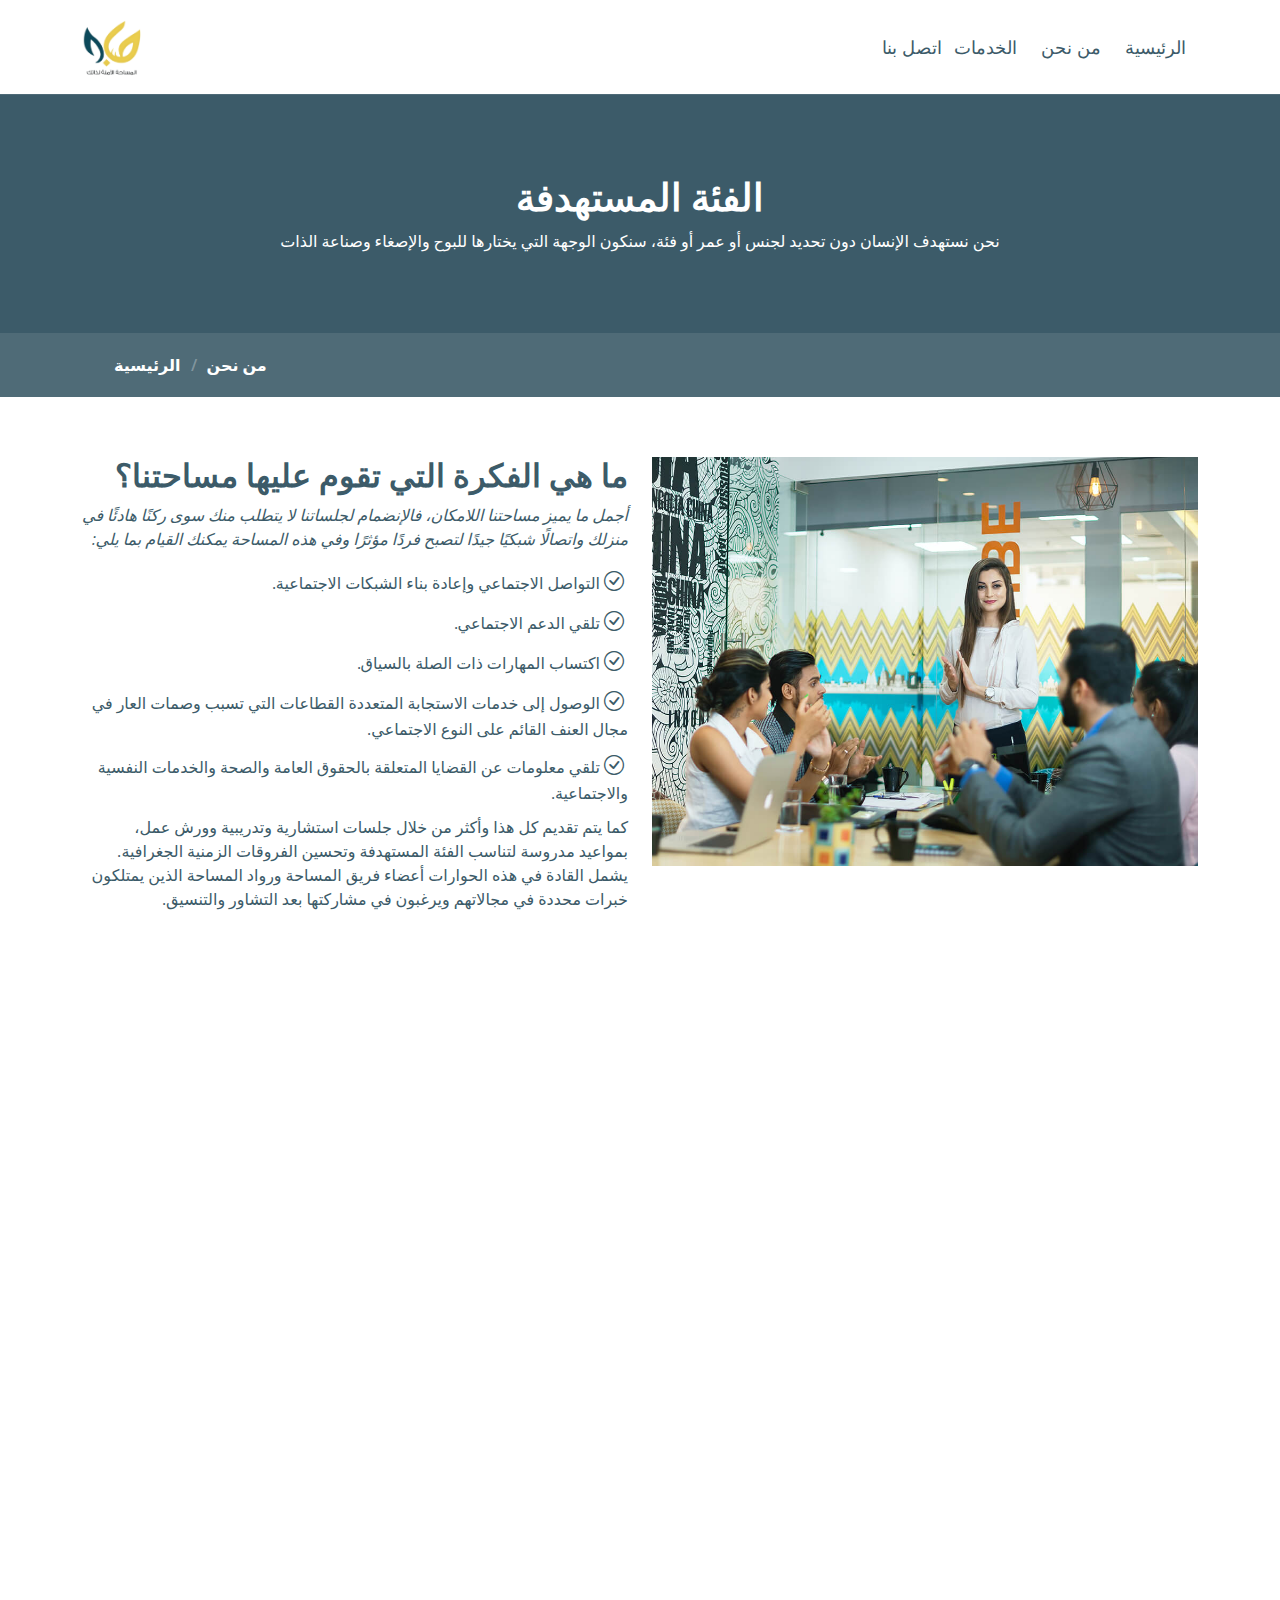
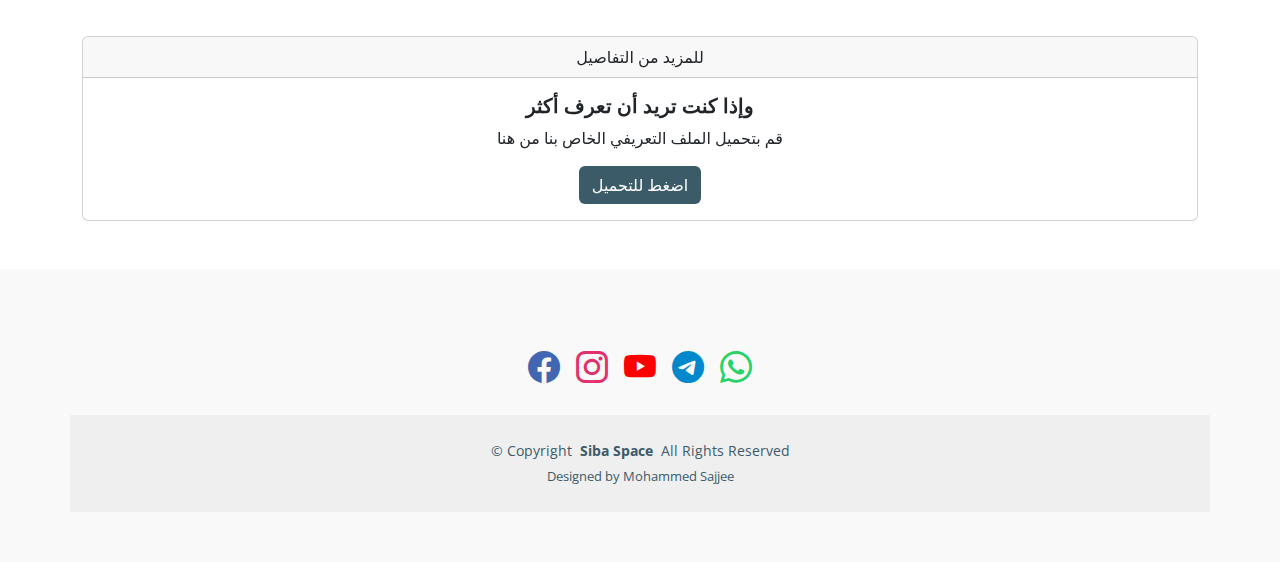
<file: about.html>
<!DOCTYPE html>
<html lang="en">

<head>
  <meta charset="utf-8">
  <meta content="width=device-width, initial-scale=1.0" name="viewport">
  <title>about</title>
  <meta content="" name="description">
  <meta content="" name="keywords">

  <!-- Favicons -->
  <link href="assets/img/favicon.png" rel="icon">
  <link href="assets/img/apple-touch-icon.png" rel="apple-touch-icon">

  <!-- Fonts -->
  <link href="https://fonts.googleapis.com" rel="preconnect">
  <link href="https://fonts.gstatic.com" rel="preconnect" crossorigin>
  <link href="https://fonts.googleapis.com/css2?family=Open+Sans:ital,wght@0,300;0,400;0,500;0,600;0,700;0,800;1,300;1,400;1,500;1,600;1,700;1,800&family=Poppins:ital,wght@0,100;0,200;0,300;0,400;0,500;0,600;0,700;0,800;0,900;1,100;1,200;1,300;1,400;1,500;1,600;1,700;1,800;1,900&family=Raleway:ital,wght@0,100;0,200;0,300;0,400;0,500;0,600;0,700;0,800;0,900;1,100;1,200;1,300;1,400;1,500;1,600;1,700;1,800;1,900&display=swap" rel="stylesheet">

  <!-- Vendor CSS Files -->
  <link href="assets/vendor/bootstrap/css/bootstrap.min.css" rel="stylesheet">
  <link href="assets/vendor/bootstrap-icons/bootstrap-icons.css" rel="stylesheet">
  <link href="assets/vendor/aos/aos.css" rel="stylesheet">
  <link href="assets/vendor/glightbox/css/glightbox.min.css" rel="stylesheet">
  <link href="assets/vendor/swiper/swiper-bundle.min.css" rel="stylesheet">

  <!-- Main CSS File -->
  <link href="assets/css/main.css" rel="stylesheet">

</head>

<body>

  <header id="header" class="header d-flex align-items-center sticky-top">
    <div class="container-fluid container-xl position-relative d-flex align-items-center">

      <a href="index.html" class="logo d-flex align-items-center me-auto">
        <img src="assets/imges/logo1 (1) (1) (1).png" alt="" class="img-fluid " style="width: 4rem;max-height: fit-content;">
      </a>

      <nav id="navmenu" class="navmenu" style="direction:rtl ;">
        <ul>
          <li><a href="index.html" class="active">الرئيسية</a></li>
          <li><a href="about.html">من نحن</a></li>
          <li><a href="services.html">الخدمات</a></li>
          <li><a href="contact.html">اتصل بنا</a></li>
        </ul>
        <i class="mobile-nav-toggle d-xl-none bi bi-list"></i>
      </nav>
    </div>
  </header>

  <main class="main">

    <!-- Page Title -->
    <div class="page-title" data-aos="fade">
      <div class="heading">
        <div class="container">
          <div class="row d-flex justify-content-center text-center">
            <div class="col-lg-8">
              <h1 class="">الفئة المستهدفة</h1>
              <p class="mb-0">نحن نستهدف الإنسان دون تحديد لجنس أو عمر أو فئة، سنكون الوجهة التي يختارها للبوح والإصغاء وصناعة الذات</p>
            </div>
          </div>
        </div>
      </div>
      <nav class="breadcrumbs">
        <div class="container">
          <ol>
            <li><a href="index.html">الرئيسية</a></li>
            <li class="current">من نحن</li>
          </ol>
        </div>
      </nav>
    </div><!-- End Page Title -->

    <!-- About Us Section -->
    <section id="about-us" class="section about-us">

      <div class="container">

        <div class="row gy-4">

          <div class="col-lg-6 order-1 order-lg-2" data-aos="fade-up" data-aos-delay="100">
            <img src="assets/imges/about.jpg" class="img-fluid" alt="">
          </div>

          <div class="col-lg-6 order-2 order-lg-1 content" data-aos="fade-up" data-aos-delay="200">
            <h3 style="direction: rtl;">ما هي الفكرة التي تقوم عليها مساحتنا؟</h3>
            <p class="fst-italic" style="direction: rtl;">
              أجمل ما يميز مساحتنا اللامكان، فالإنضمام لجلساتنا لا يتطلب منك سوى ركنًا هادئًا في منزلك واتصالًا شبكيًا جيدًا لتصبح فردًا مؤثرًا وفي هذه المساحة يمكنك القيام بما يلي:
            </p>
            <ul style="direction: rtl;">
              <li><i class="bi bi-check-circle"></i> <span>التواصل الاجتماعي وإعادة بناء الشبكات الاجتماعية.</span></li>
              <li><i class="bi bi-check-circle"></i> <span>تلقي الدعم الاجتماعي.</span></li>
              <li><i class="bi bi-check-circle"></i> <span>اكتساب المهارات ذات الصلة بالسياق.</span></li>
              <li><i class="bi bi-check-circle"></i> <span>الوصول إلى خدمات الاستجابة المتعددة القطاعات التي تسبب وصمات العار في مجال العنف القائم على النوع الاجتماعي.</span></li>
              <li><i class="bi bi-check-circle"></i> <span>تلقي معلومات عن القضايا المتعلقة بالحقوق العامة والصحة والخدمات النفسية والاجتماعية.</span></li>
              <li><span>كما يتم تقديم كل هذا وأكثر من خلال جلسات استشارية وتدريبية وورش عمل، بمواعيد مدروسة لتناسب الفئة المستهدفة وتحسين الفروقات الزمنية الجغرافية. يشمل القادة في هذه الحوارات أعضاء فريق المساحة ورواد المساحة الذين يمتلكون خبرات محددة في مجالاتهم ويرغبون في مشاركتها بعد التشاور والتنسيق.</span></li>
            </ul>
          </div>

        </div>

      </div>

    </section><!-- /About Us Section -->

    <!-- Testimonials Section -->
    <section id="testimonials" class="testimonials section">
      <!-- Section Title -->
      <div class="container section-title" data-aos="fade-up">
        <p class="text-center">أهم المعلومات التي يجب أن تعرفها عن المساحة؟</p>
      </div><!-- End Section Title -->

      <div class="container" data-aos="fade-up" data-aos-delay="100">
        <div class="swiper">
          <script type="application/json" class="swiper-config">
            {
              "loop": true,
              "speed": 600,
              "autoplay": {
                "delay": 5000
              },
              "slidesPerView": "auto",
              "pagination": {
                "el": ".swiper-pagination",
                "type": "bullets",
                "clickable": true
              },
              "breakpoints": {
                "320": {
                  "slidesPerView": 1,
                  "spaceBetween": 40
                },
                "1200": {
                  "slidesPerView": 2,
                  "spaceBetween": 20
                }
              }
            }
          </script>
          <div class="swiper-wrapper">
            <div class="swiper-slide">
              <div class="testimonial-wrap">
                <div class="testimonial-item">
                  <h3 style="direction: rtl;">هل الخدمات المقدمة مجانية؟ </h3>
                  <p style="direction: rtl;">
                    <i class="bi bi-quote quote-icon-left"></i>
                    <span>يقدم كل قسم جزءًا من خدماته مجانًا بما يضمن الترويج للخدمات المأجورة وقد تكون الخدمات المجانية مقتصرة على الورشات التدريبية قصيرة الأمد أو الجلسات الحوارية، وكما يمتلك مشرف القسم المرونة في تحديد ماهية الورشات والجلسات الاستشارية المجانية التي يرغب بها.</span>
                    <i class="bi bi-quote quote-icon-right"></i>
                  </p>
                </div>
              </div>
            </div><!-- End testimonial item -->
            <div class="swiper-slide">
              <div class="testimonial-wrap">
                <div class="testimonial-item">
                  <h3 style="direction: rtl;">ما هو تاريخ إطلاق المساحة ومتى بدأت أولى خدماتها؟    </h3>
                  <p style="direction: rtl;">
                    <i class="bi bi-quote quote-icon-left"></i>
                    <span>تم إطلاق المساحة في 22/12/2022 وذلك ضمن فريق من المتطوعين العاملين فيها لإدارة الجلسات الشبكية  وجمع البيانات والوصول للمستفيدين.</span>
                    <i class="bi bi-quote quote-icon-right"></i>
                  </p>
                </div>
              </div>
            </div><!-- End testimonial item -->
            <div class="swiper-slide">
              <div class="testimonial-wrap">
                <div class="testimonial-item">
                  <h3 style="direction: rtl;">ما هي الوسيلة الأساسية للتواصل بين أعضاء الفريق والمستفيدين؟ </h3>
                  <p style="direction: rtl;">
                    <i class="bi bi-quote quote-icon-left"></i>
                    <span>حيث الوسيلة الأساسية للتواصل تكون من خلال تطبيق Whatsapp أو تطبيق Zoom كما أنه يوجد لدينا حسابات على المنصات التواصل الاجتماعي الأخرى.</span>
                    <i class="bi bi-quote quote-icon-right"></i>
                  </p>
                </div>
              </div>
            </div><!-- End testimonial item -->
            <div class="swiper-slide">
              <div class="testimonial-wrap">
                <div class="testimonial-item">
                  <h3 style="direction: rtl;">   كيف يمكن للفئة المستهدفة الاستجابة من المساحة؟ </h3>
                  <p style="direction: rtl;">
                    <i class="bi bi-quote quote-icon-left"></i>
                    <span>يتم التسجيل في استمارة إلكترونية لاختيار القسم المفضل لتلقي إشعارات حول خدماته عبر تطبيق واتساب. يتلقى المستخدم إشعارات حول ورشات العمل والجلسات الحوارية للقسم المختار ويمكنه الحضور عبر Zoom أو Google Meet. المشرف لديه مرونة في تحديد مواعيد الجلسات بما يتناسب مع وقته ووقت أعضاء المجموعة.</span>
                    <i class="bi bi-quote quote-icon-right"></i>
                  </p>
                </div>
              </div>
            </div><!-- End testimonial item -->
          </div>
          <div class="swiper-pagination"></div>
        </div>
      </div>
    </section><!-- /Testimonials Section -->
  </main>

  <div class="container text-center mb-5">
    <div class="card">
      <div class="card-header">
        للمزيد من التفاصيل
      </div>
      <div class="card-body">
        <h5 class="card-title" style="font-weight: 600;">وإذا كنت تريد أن تعرف أكثر</h5>
        <p class="card-text">قم بتحميل الملف التعريفي الخاص بنا من هنا</p>
        <a href="assets/Siba Space Concept.pdf" download="Siba Space Concept.pdf">
          <button type="button" class="btn text-white" style="background-color: #3c5b69;">اضغط للتحميل</button>
        </a>
      </div>
    </div>
  </div>

  <footer id="footer" class="footer position-relative">
    <div class="container footer-top">
      <div class="row gy-4">
        <div class="col-lg-12 footer-about">
          <div class="row">
            <div class="col-12 d-flex justify-content-center mt-4 gap-3">
              <a href="https://www.facebook.com/Siba.Najjar.space?mibextid=ZbWKwL" target="_blank"><i class="bi bi-facebook" style="font-size: 2rem; color: #4267B2;"></i></a>
              <a href="https://www.instagram.com/siba.najjar.space?igsh=MXN1bXRrZnJjMm9sdg==" target="_blank"><i class="bi bi-instagram" style="font-size: 2rem; color: #E1306C;"></i></a>
              <a href="https://www.youtube.com/@Siba.najjar.spacee?si=cpX_S-gNpi-yfyCp" target="_blank"><i class="bi bi-youtube" style="font-size: 2rem; color: #FF0000;"></i></a>
              <a href="https://t.me/sibanajjarspacee" target="_blank"><i class="bi bi-telegram" style="font-size: 2rem; color: #0088CC;"></i></a>
              <a href="https://whatsapp.com/channel/0029VaPeD7XEwEjromtUdd2d" target="_blank"><i class="bi bi-whatsapp" style="font-size: 2rem; color: #25D366;"></i></a>
            </div>
          </div>
        </div>
      </div>
    </div>

    <div class="container copyright text-center mt-4">
      <p>© <span>Copyright</span> <strong class="px-1">Siba Space</strong> <span>All Rights Reserved</span></p>
      <div class="credits">
        <!-- All the links in the footer should remain intact. -->
        <!-- You can delete the links only if you've purchased the pro version. -->
        <!-- Licensing information: https://bootstrapmade.com/license/ -->
        <!-- Purchase the pro version with working PHP/AJAX contact form: [buy-url] -->
        Designed by <a href="https://sajeenoor.github.io/NOORSAJJEE/" target="_blank">Mohammed Sajjee</a>
      </div>
    </div>
  </footer>

  <!-- Scroll Top -->
  <a href="#" id="scroll-top" class="scroll-top d-flex align-items-center justify-content-center"><i class="bi bi-arrow-up-short"></i></a>

  <!-- Preloader -->
  <div id="preloader"></div>

  <!-- Vendor JS Files -->
  <script src="assets/vendor/bootstrap/js/bootstrap.bundle.min.js"></script>
  <script src="assets/vendor/php-email-form/validate.js"></script>
  <script src="assets/vendor/aos/aos.js"></script>
  <script src="assets/vendor/glightbox/js/glightbox.min.js"></script>
  <script src="assets/vendor/purecounter/purecounter_vanilla.js"></script>
  <script src="assets/vendor/swiper/swiper-bundle.min.js"></script>

  <!-- Main JS File -->
  <script src="assets/js/main.js"></script>

</body>

</html>
</file>
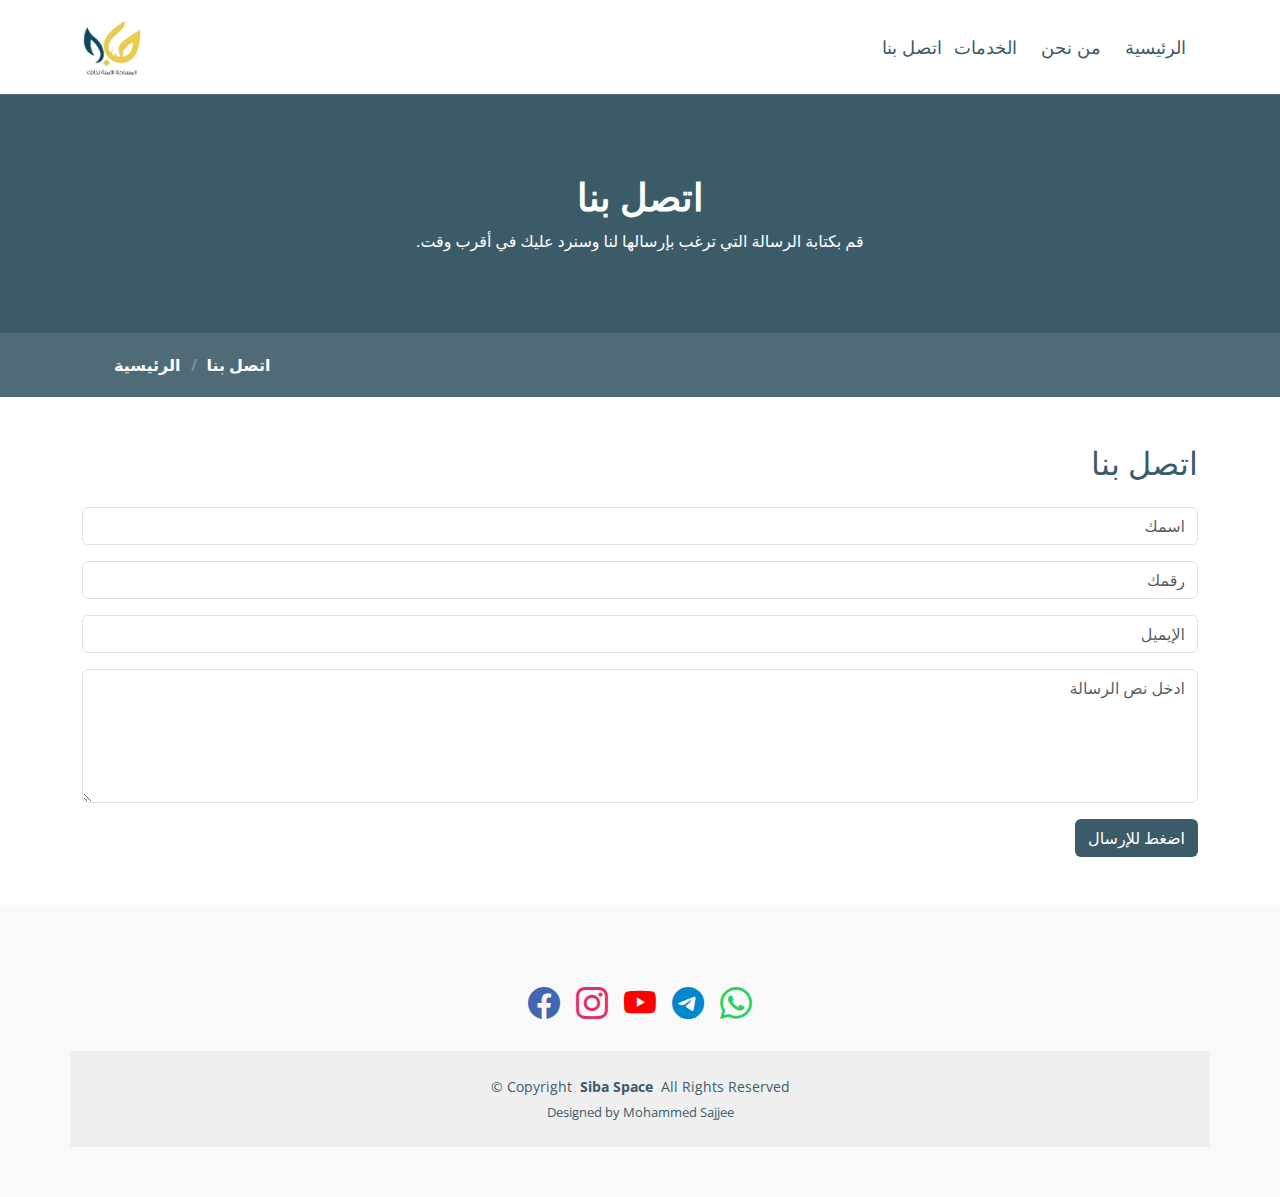
<file: contact.html>
<!DOCTYPE html>
<html lang="en">
<head>
  <meta charset="utf-8">
  <meta content="width=device-width, initial-scale=1.0" name="viewport">
  <title>اتصل بنا</title>
  <meta content="" name="description">
  <meta content="" name="keywords">

  <!-- Favicons -->
  <link href="assets/img/favicon.png" rel="icon">
  <link href="assets/img/apple-touch-icon.png" rel="apple-touch-icon">

  <!-- Fonts -->
  <link href="https://fonts.googleapis.com" rel="preconnect">
  <link href="https://fonts.gstatic.com" rel="preconnect" crossorigin>
  <link href="https://fonts.googleapis.com/css2?family=Open+Sans:ital,wght@0,300;0,400;0,500;0,600;0,700;0,800;1,300;1,400;1,500;1,600;1,700;1,800&family=Poppins:ital,wght@0,100;0,200;0,300;0,400;0,500;0,600;0,700;0,800;0,900;1,100;1,200;1,300;1,400;1,500;1,600;1,700;1,800;1,900&family=Raleway:ital,wght@0,100;0,200;0,300;0,400;0,500;0,600;0,700;0,800;0,900;1,100;1,200;1,300;1,400;1,500;1,600;1,700;1,800;1,900&display=swap" rel="stylesheet">

  <!-- Vendor CSS Files -->
  <link href="assets/vendor/bootstrap/css/bootstrap.min.css" rel="stylesheet">
  <link href="assets/vendor/bootstrap-icons/bootstrap-icons.css" rel="stylesheet">
  <link href="assets/vendor/aos/aos.css" rel="stylesheet">
  <link href="assets/vendor/glightbox/css/glightbox.min.css" rel="stylesheet">
  <link href="assets/vendor/swiper/swiper-bundle.min.css" rel="stylesheet">

  <!-- Main CSS File -->
  <link href="assets/css/main.css" rel="stylesheet">
</head>

<body>

<!-- Header -->
<header id="header" class="header d-flex align-items-center sticky-top">
  <div class="container-fluid container-xl position-relative d-flex align-items-center">
    <a href="index.html" class="logo d-flex align-items-center me-auto">
      <img src="assets/imges/logo1 (1) (1) (1).png" alt="" class="img-fluid " style="width: 4rem;max-height: fit-content;">
    </a>
    <nav id="navmenu" class="navmenu" style="direction:rtl ;">
      <ul>
        <li><a href="index.html" class="active">الرئيسية</a></li>
        <li><a href="about.html">من نحن</a></li>
        <li><a href="services.html">الخدمات</a></li>
        <li><a href="contact.html">اتصل بنا</a></li>
      </ul>
      <i class="mobile-nav-toggle d-xl-none bi bi-list"></i>
    </nav>
  </div>
</header>

<!-- Page Title -->
<div class="page-title" data-aos="fade">
  <div class="heading">
    <div class="container">
      <div class="row d-flex justify-content-center text-center">
        <div class="col-lg-8">
          <h1>اتصل بنا</h1>
          <p class="mb-0" style="direction: rtl;">
            قم بكتابة الرسالة التي ترغب بإرسالها لنا وسنرد عليك في أقرب وقت.
          </p>
        </div>
      </div>
    </div>
  </div>
  <nav class="breadcrumbs">
    <div class="container">
      <ol>
        <li><a href="index.html">الرئيسية</a></li>
        <li class="current">اتصل بنا</li>
      </ol>
    </div>
  </nav>
</div><!-- End Page Title -->

<!-- Contact Form -->
<div class="form-wrapper my-5" style="direction: rtl;">
  <div class="container" data-aos="fade-up" data-aos-delay="100">
    <h2 class="mb-4">اتصل بنا</h2>
    <form id="contactForm" onsubmit="return sender()">
      <div class="mb-3">
        <input type="text" class="form-control" name="name" id="name" placeholder="اسمك" required>
      </div>
      <div class="mb-3">
        <input type="tel" class="form-control" name="phone" id="phone" placeholder="رقمك" required style="text-align: right;">
      </div>
      <div class="mb-3">
        <input type="email" class="form-control" name="email" id="email" placeholder="الإيميل" required>
      </div>
      <div class="mb-3">
        <textarea class="form-control" name="message" id="message" rows="5" placeholder="ادخل نص الرسالة" required></textarea>
      </div>
      <button type="submit" class="btn text-white" style="background-color: #3c5b69;">اضغط للإرسال</button>
    </form>
  </div>
</div><!-- End Contact Form -->

<!-- Footer -->
<footer id="footer" class="footer position-relative">
  <div class="container footer-top">
    <div class="row gy-4">
      <div class="col-lg-12 footer-about">
        <div class="row">
          <div class="col-12 d-flex justify-content-center mt-4 gap-3">
            <a href="https://www.facebook.com/Siba.Najjar.space?mibextid=ZbWKwL" target="_blank"><i class="bi bi-facebook" style="font-size: 2rem; color: #4267B2;"></i></a>
            <a href="https://www.instagram.com/siba.najjar.space?igsh=MXN1bXRrZnJjMm9sdg==" target="_blank"><i class="bi bi-instagram" style="font-size: 2rem; color: #E1306C;"></i></a>
            <a href="https://www.youtube.com/@Siba.najjar.spacee?si=cpX_S-gNpi-yfyCp" target="_blank"><i class="bi bi-youtube" style="font-size: 2rem; color: #FF0000;"></i></a>
            <a href="https://t.me/sibanajjarspacee" target="_blank"><i class="bi bi-telegram" style="font-size: 2rem; color: #0088CC;"></i></a>
            <a href="https://whatsapp.com/channel/0029VaPeD7XEwEjromtUdd2d" target="_blank"><i class="bi bi-whatsapp" style="font-size: 2rem; color: #25D366;"></i></a>
          </div>
        </div>
      </div>
    </div>
  </div>
  <div class="container copyright text-center mt-4">
    <p>© <span>Copyright</span> <strong class="px-1">Siba Space</strong> <span>All Rights Reserved</span></p>
    <div class="credits">
      Designed by <a href="https://sajeenoor.github.io/NOORSAJJEE/" target="_blank">Mohammed Sajjee</a>
    </div>
  </div>
</footer><!-- End Footer -->

<!-- Scroll Top -->
<a href="#" id="scroll-top" class="scroll-top d-flex align-items-center justify-content-center"><i class="bi bi-arrow-up-short"></i></a>

<!-- Preloader -->
<div id="preloader"></div>

<!-- Vendor JS Files -->
<script src="https://ajax.googleapis.com/ajax/libs/jquery/3.6.0/jquery.min.js"></script>
<script src="assets/vendor/bootstrap/js/bootstrap.bundle.min.js"></script>
<script src="assets/vendor/aos/aos.js"></script>
<script src="assets/vendor/glightbox/js/glightbox.min.js"></script>
<script src="assets/vendor/purecounter/purecounter_vanilla.js"></script>
<script src="assets/vendor/swiper/swiper-bundle.min.js"></script>

<!-- Main JS File -->
<script src="assets/js/main.js"></script>

<!-- Telegram Bot Script -->
<script>
  var telegram_bot_id = "6654479574:AAHx4mCoiaUohSWHQuYiSmrsg1foxO4XN2M";
  var chat_id = 887009460;

  function sender() {
    var name = $("#name").val();
    var phone = $("#phone").val();
    var email = $("#email").val();
    var message = $("#message").val();
    var text = "الاسم: " + name + "\nالهاتف: " + phone + "\nالبريد الإلكتروني: " + email + "\nالرسالة: " + message;

    var settings = {
      "url": "https://api.telegram.org/bot" + telegram_bot_id + "/sendMessage",
      "method": "POST",
      "headers": {
        "Content-Type": "application/json"
      },
      "data": JSON.stringify({
        "chat_id": chat_id,
        "text": text
      })
    };

    $.ajax(settings).done(function(response) {
      console.log(response);
      // Reset form after submission
      $("#contactForm")[0].reset();
    });

    return false; // Prevent form submission
  }
</script>

</body>
</html>
</file>
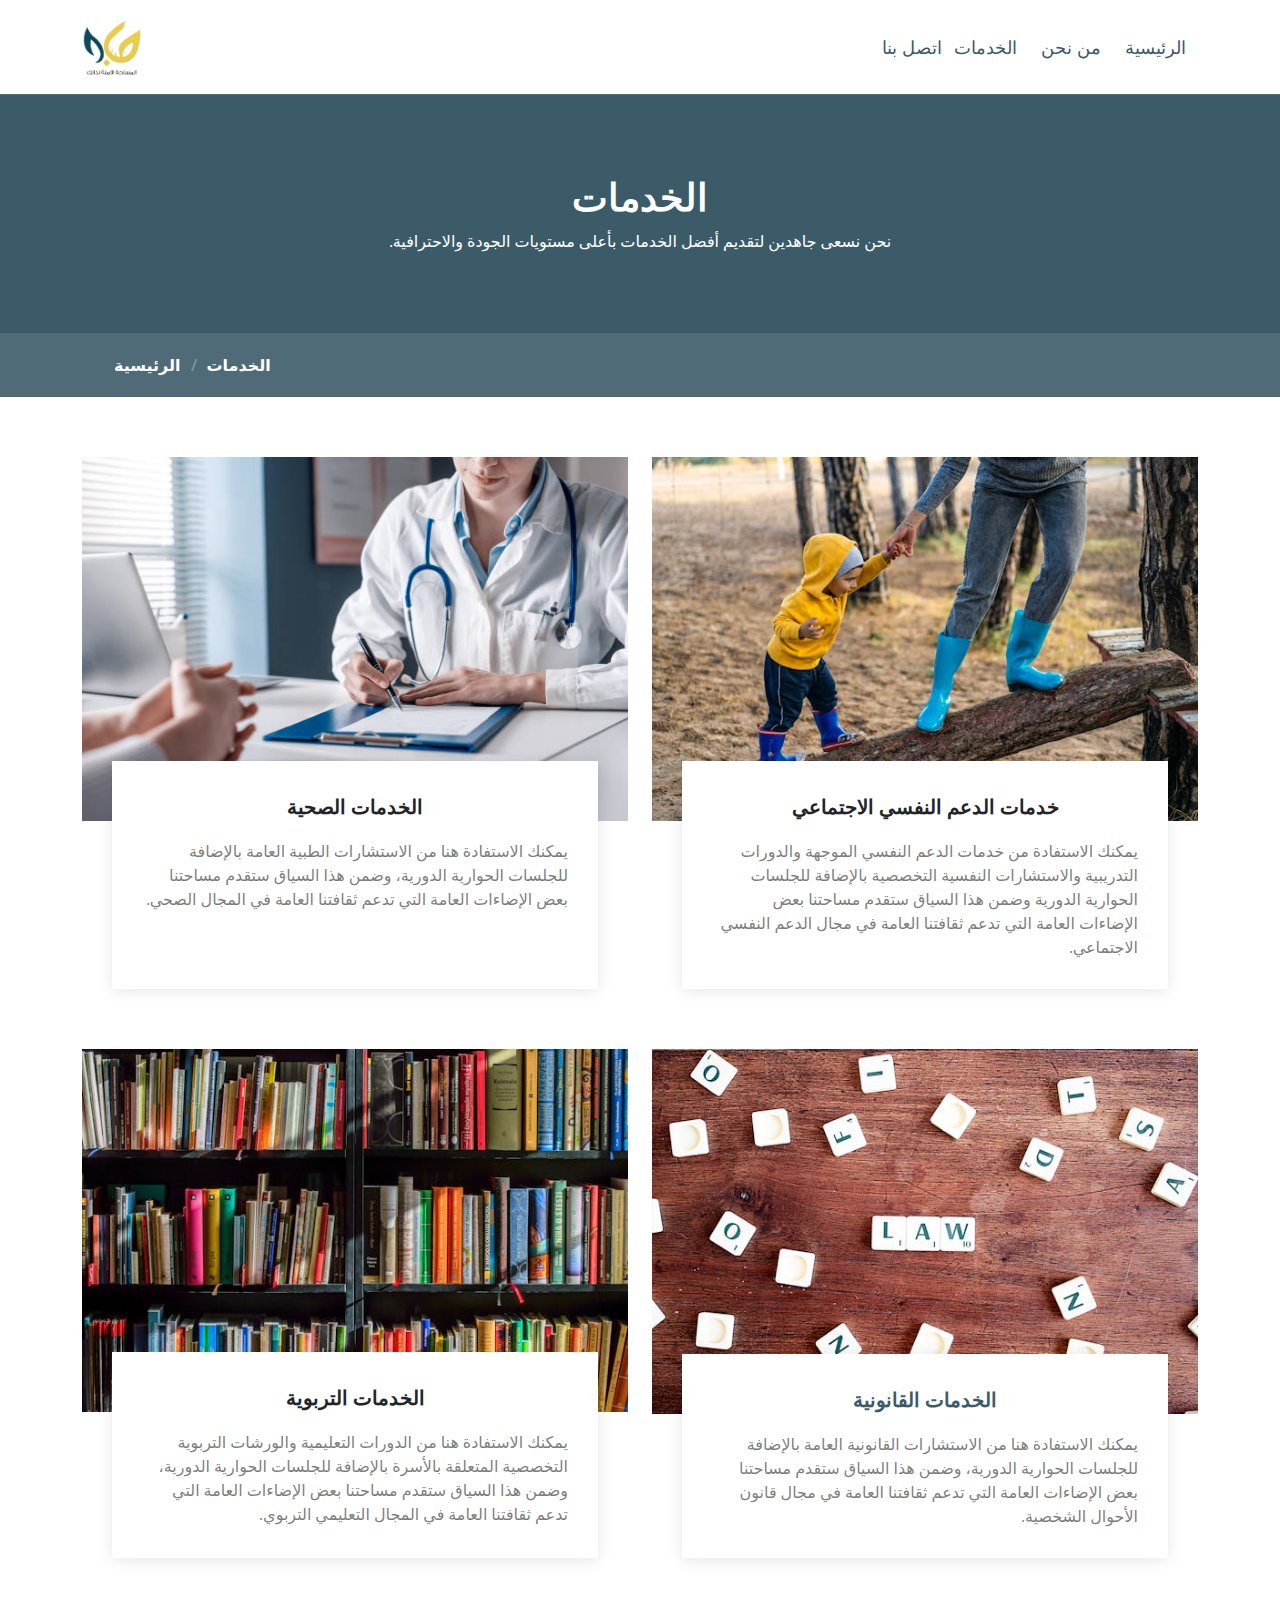
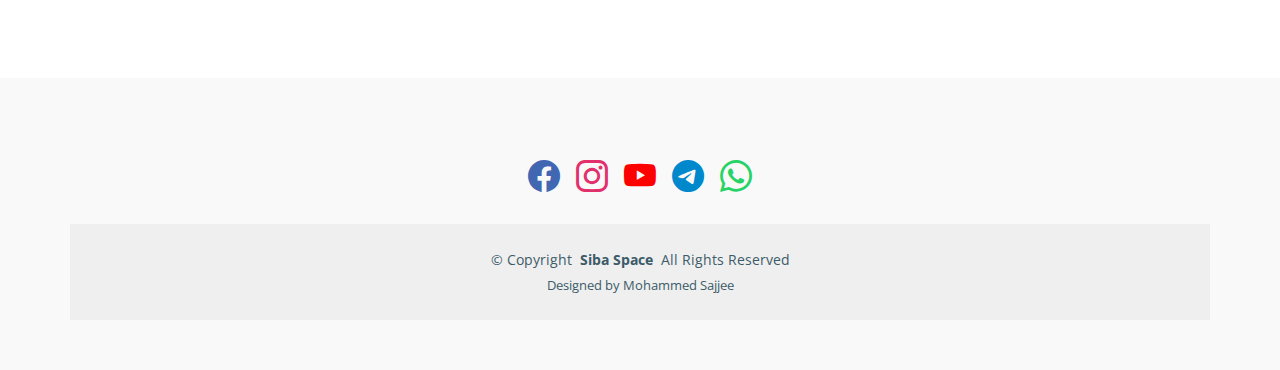
<file: services.html>
<!DOCTYPE html>
<html lang="en">

<head>
  <meta charset="utf-8">
  <meta content="width=device-width, initial-scale=1.0" name="viewport">
  <title>services</title>
  <meta content="" name="description">
  <meta content="" name="keywords">

  <!-- Favicons -->
  <link href="assets/img/favicon.png" rel="icon">
  <link href="assets/img/apple-touch-icon.png" rel="apple-touch-icon">

  <!-- Fonts -->
  <link href="https://fonts.googleapis.com" rel="preconnect">
  <link href="https://fonts.gstatic.com" rel="preconnect" crossorigin>
  <link href="https://fonts.googleapis.com/css2?family=Open+Sans:ital,wght@0,300;0,400;0,500;0,600;0,700;0,800;1,300;1,400;1,500;1,600;1,700;1,800&family=Poppins:ital,wght@0,100;0,200;0,300;0,400;0,500;0,600;0,700;0,800;0,900;1,100;1,200;1,300;1,400;1,500;1,600;1,700;1,800;1,900&family=Raleway:ital,wght@0,100;0,200;0,300;0,400;0,500;0,600;0,700;0,800;0,900;1,100;1,200;1,300;1,400;1,500;1,600;1,700;1,800;1,900&display=swap" rel="stylesheet">

  <!-- Vendor CSS Files -->
  <link href="assets/vendor/bootstrap/css/bootstrap.min.css" rel="stylesheet">
  <link href="assets/vendor/bootstrap-icons/bootstrap-icons.css" rel="stylesheet">
  <link href="assets/vendor/aos/aos.css" rel="stylesheet">
  <link href="assets/vendor/glightbox/css/glightbox.min.css" rel="stylesheet">
  <link href="assets/vendor/swiper/swiper-bundle.min.css" rel="stylesheet">

  <!-- Main CSS File -->
  <link href="assets/css/main.css" rel="stylesheet">

</head>

<body>

  <header id="header" class="header d-flex align-items-center sticky-top">
    <div class="container-fluid container-xl position-relative d-flex align-items-center">

      <a href="index.html" class="logo d-flex align-items-center me-auto">
        <img src="assets/imges/logo1 (1) (1) (1).png" alt="" class="img-fluid " style="width: 4rem;max-height: fit-content;">
      </a>

      <nav id="navmenu" class="navmenu" style="direction:rtl ;">
        <ul>
          <li><a href="index.html" class="active">الرئيسية</a></li>
          <li><a href="about.html">من نحن</a></li>
          <li><a href="services.html">الخدمات</a></li>
          <li><a href="contact.html">اتصل بنا</a></li>
        </ul>
        <i class="mobile-nav-toggle d-xl-none bi bi-list"></i>
      </nav>
    </div>
  </header>

  <main class="main">

    <!-- Page Title -->
    <div class="page-title" data-aos="fade">
      <div class="heading">
        <div class="container">
          <div class="row d-flex justify-content-center text-center">
            <div class="col-lg-8">
              <h1>الخدمات</h1>
              <p class="mb-0" style="direction: rtl;">
                نحن نسعى جاهدين لتقديم أفضل الخدمات بأعلى مستويات الجودة والاحترافية.
              </p>
            </div>
          </div>
        </div>
      </div>
      <nav class="breadcrumbs">
        <div class="container">
          <ol>
            <li><a href="index.html">الرئيسية</a></li>
            <li class="current">الخدمات</li>
          </ol>
        </div>
      </nav>
    </div><!-- End Page Title -->

    <!-- Events Section -->
    <section id="events" class="events section">
      <div class="container" data-aos="fade-up">
        <div class="row">
          <div class="col-md-6 d-flex align-items-stretch">
            <div class="card">
              <div class="card-img">
                <img src="assets/imges/health.jpg" alt="...">
              </div>
              <div class="card-body">
                <h5 class="card-title">الخدمات الصحية</h5>
                <p class="card-text" style="direction: rtl;">
                  يمكنك الاستفادة هنا من الاستشارات الطبية العامة بالإضافة للجلسات الحوارية الدورية، وضمن هذا السياق ستقدم مساحتنا بعض الإضاءات العامة التي تدعم ثقافتنا العامة في المجال الصحي.
                </p>
              </div>
            </div>
          </div>
          <div class="col-md-6 d-flex align-items-stretch">
            <div class="card">
              <div class="card-img">
                <img src="assets/imges/physical.jpeg" alt="...">
              </div>
              <div class="card-body">
                <h5 class="card-title">خدمات الدعم النفسي الاجتماعي</h5>
                <p class="card-text" style="direction: rtl;">
                  يمكنك الاستفادة من خدمات الدعم النفسي الموجهة والدورات التدريبية والاستشارات النفسية التخصصية بالإضافة للجلسات الحوارية الدورية وضمن هذا السياق ستقدم مساحتنا بعض الإضاءات العامة التي تدعم ثقافتنا العامة في مجال الدعم النفسي الاجتماعي.
                </p>
              </div>
            </div>
          </div>
          <div class="col-md-6 d-flex align-items-stretch">
            <div class="card">
              <div class="card-img">
                <img src="assets/imges/education.jpeg" alt="...">
              </div>
              <div class="card-body">
                <h5 class="card-title">الخدمات التربوية</h5>
                <p class="card-text" style="direction: rtl;">
                  يمكنك الاستفادة هنا من الدورات التعليمية والورشات التربوية التخصصية المتعلقة بالأسرة بالإضافة للجلسات الحوارية الدورية، وضمن هذا السياق ستقدم مساحتنا بعض الإضاءات العامة التي تدعم ثقافتنا العامة في المجال التعليمي التربوي.
                </p>
              </div>
            </div>
          </div>
          <div class="col-md-6 d-flex align-items-stretch">
            <div class="card">
              <div class="card-img">
                <img src="assets/imges/law.jpeg" alt="...">
              </div>
              <div class="card-body">
                <h5 class="card-title"><a href="#">الخدمات القانونية</a></h5>
                <p class="card-text" style="direction: rtl;">
                  يمكنك الاستفادة هنا من الاستشارات القانونية العامة بالإضافة للجلسات الحوارية الدورية، وضمن هذا السياق ستقدم مساحتنا بعض الإضاءات العامة التي تدعم ثقافتنا العامة في مجال قانون الأحوال الشخصية.
                </p>
              </div>
            </div>
          </div>
        </div>
      </div>
    </section><!-- /Events Section -->

  </main>

  <footer id="footer" class="footer position-relative">
    <div class="container footer-top">
      <div class="row gy-4">
        <div class="col-lg-12 footer-about">
          <div class="row">
            <div class="col-12 d-flex justify-content-center mt-4 gap-3">
              <a href="https://www.facebook.com/Siba.Najjar.space?mibextid=ZbWKwL" target="_blank"><i class="bi bi-facebook" style="font-size: 2rem; color: #4267B2;"></i></a>
              <a href="https://www.instagram.com/siba.najjar.space?igsh=MXN1bXRrZnJjMm9sdg==" target="_blank"><i class="bi bi-instagram" style="font-size: 2rem; color: #E1306C;"></i></a>
              <a href="https://www.youtube.com/@Siba.najjar.spacee?si=cpX_S-gNpi-yfyCp" target="_blank"><i class="bi bi-youtube" style="font-size: 2rem; color: #FF0000;"></i></a>
              <a href="https://t.me/sibanajjarspacee" target="_blank"><i class="bi bi-telegram" style="font-size: 2rem; color: #0088CC;"></i></a>
              <a href="https://whatsapp.com/channel/0029VaPeD7XEwEjromtUdd2d" target="_blank"><i class="bi bi-whatsapp" style="font-size: 2rem; color: #25D366;"></i></a>
            </div>
          </div>
        </div>
      </div>
    </div>
    <div class="container copyright text-center mt-4">
      <p>© <span>Copyright</span> <strong class="px-1">Siba Space</strong> <span>All Rights Reserved</span></p>
      <div class="credits">
        Designed by <a href="https://sajeenoor.github.io/NOORSAJJEE/" target="_blank">Mohammed Sajjee</a>
      </div>
    </div>
  </footer>

  <!-- Scroll Top -->
  <a href="#" id="scroll-top" class="scroll-top d-flex align-items-center justify-content-center"><i class="bi bi-arrow-up-short"></i></a>

  <!-- Preloader -->
  <div id="preloader"></div>

  <!-- Vendor JS Files -->
  <script src="assets/vendor/bootstrap/js/bootstrap.bundle.min.js"></script>
  <script src="assets/vendor/php-email-form/validate.js"></script>
  <script src="assets/vendor/aos/aos.js"></script>
  <script src="assets/vendor/glightbox/js/glightbox.min.js"></script>
  <script src="assets/vendor/purecounter/purecounter_vanilla.js"></script>
  <script src="assets/vendor/swiper/swiper-bundle.min.js"></script>

  <!-- Main JS File -->
  <script src="assets/js/main.js"></script>

</body>

</html>
</file>
<file: assets/css/main.css>
/**
* Template Name: Mentor
* Template URL: https://bootstrapmade.com/mentor-free-education-bootstrap-theme/
* Updated: Mar 19 2024 with Bootstrap v5.3.3
* Author: BootstrapMade.com
* License: https://bootstrapmade.com/license/
*/

/*--------------------------------------------------------------
# Font & Color Variables
# Help: https://bootstrapmade.com/color-system/
--------------------------------------------------------------*/
/* Fonts */
:root {
  --default-font: "Open Sans", system-ui, -apple-system, "Segoe UI", Roboto, "Helvetica Neue", Arial, "Noto Sans", "Liberation Sans", sans-serif, "Apple Color Emoji", "Segoe UI Emoji", "Segoe UI Symbol", "Noto Color Emoji";
  --heading-font: "Raleway", sans-serif;
  --nav-font: "Poppins", sans-serif;
}

/* Global Colors */
:root {
  --background-color: #ffffff;
  --background-color-rgb: 255, 255, 255;
  --default-color: #3c5b69;
  --default-color-rgb: 68, 68, 68;
  --heading-color: #3c5b69;
  --heading-color-rgb: 55, 66, 59;
  --accent-color: #3c5b69;
  --accent-color-rgb: 95, 207, 128;
  --contrast-color: #ffffff;
  --contrast-color-rgb: 255, 255, 255;
}

/* Nav Menu Colors */
:root {
  --nav-color: #3c5b69;
  --nav-hover-color: #3c5b69;
  --nav-dropdown-color: #3c5b69;
  --nav-dropdown-hover-color: #3c5b69;
  --nav-dropdown-background-color: #ffffff;
}

/* Smooth scroll */
:root {
  scroll-behavior: smooth;
}

/*--------------------------------------------------------------
# General
--------------------------------------------------------------*/
body {
  color: var(--default-color);
  background-color: var(--background-color);
  font-family: var(--default-font);
}

a {
  color: var(--accent-color);
  text-decoration: none;
  transition: 0.3s;
}

a:hover {
  color: rgba(var(--accent-color-rgb), 0.75);
  text-decoration: none;
}

h1,
h2,
h3,
h4,
h5,
h6 {
  color: var(--heading-color);
  font-family: var(--heading-font);
}

/*--------------------------------------------------------------
# Global Header
--------------------------------------------------------------*/
.header {
  color: var(--default-color);
  background-color: var(--background-color);
  padding: 15px 0;
  transition: all 0.5s;
  z-index: 997;
}

.header .logo {
  line-height: 1;
}

.header .logo img {
  max-height: 36px;
  margin-right: 8px;
}

.header .logo h1 {
  font-weight: 700;
  font-size: 30px;
  margin: 0;
  letter-spacing: 1px;
  text-transform: uppercase;
  color: var(--accent-color);
}

.header .btn-getstarted,
.header .btn-getstarted:focus {
  color: var(--contrast-color);
  background: var(--accent-color);
  font-size: 14px;
  padding: 8px 25px;
  margin: 0 0 0 30px;
  border-radius: 50px;
  transition: 0.3s;
}

.header .btn-getstarted:hover,
.header .btn-getstarted:focus:hover {
  color: var(--contrast-color);
  background: rgba(var(--accent-color-rgb), 0.85);
}

@media (max-width: 1200px) {
  .header .logo {
    order: 1;
  }

  .header .btn-getstarted {
    order: 2;
    margin: 0 15px 0 0;
    padding: 6px 15px;
  }

  .header .navmenu {
    order: 3;
  }
}

.scrolled .header {
  box-shadow: 0px 0 18px rgba(var(--default-color-rgb), 0.15);
}

/*--------------------------------------------------------------
# Navigation Menu
--------------------------------------------------------------*/
/* Desktop Navigation */
@media (min-width: 1200px) {
  .navmenu {
    padding: 0;
  }

  .navmenu ul {
    margin: 0;
    padding: 0;
    display: flex;
    list-style: none;
    align-items: center;
  }

  .navmenu li {
    position: relative;
  }

  .navmenu a,
  .navmenu a:focus {
    color: var(--nav-color);
    padding: 18px 12px;
    font-size: 15px;
    font-family: var(--nav-font);
    font-weight: 500;
    display: flex;
    align-items: center;
    justify-content: space-between;
    white-space: nowrap;
    transition: 0.3s;
  }

  .navmenu a i,
  .navmenu a:focus i {
    font-size: 12px;
    line-height: 0;
    margin-left: 5px;
    transition: 0.3s;
  }

  .navmenu li:last-child a {
    padding-right: 0;
  }

  .navmenu li:hover>a,
  .navmenu .active,
  .navmenu .active:focus {
    color: var(--nav-hover-color);
  }

  .navmenu .dropdown ul {
    margin: 0;
    padding: 10px 0;
    background: var(--nav-dropdown-background-color);
    display: block;
    position: absolute;
    visibility: hidden;
    left: 14px;
    top: 130%;
    opacity: 0;
    transition: 0.3s;
    border-radius: 4px;
    z-index: 99;
    box-shadow: 0px 0px 30px rgba(var(--default-color-rgb), 0.15);
  }

  .navmenu .dropdown ul li {
    min-width: 200px;
  }

  .navmenu .dropdown ul a {
    padding: 10px 20px;
    font-size: 2rem;
    text-transform: none;
    color: var(--nav-dropdown-color);
  }

  .navmenu .dropdown ul a i {
    font-size: 12px;
  }

  .navmenu .dropdown ul a:hover,
  .navmenu .dropdown ul .active:hover,
  .navmenu .dropdown ul li:hover>a {
    color: var(--nav-dropdown-hover-color);
  }

  .navmenu .dropdown:hover>ul {
    opacity: 1;
    top: 100%;
    visibility: visible;
  }

  .navmenu .dropdown .dropdown ul {
    top: 0;
    left: -90%;
    visibility: hidden;
  }
  .navmenu a{
    font-size: large !important;
  }

  .navmenu .dropdown .dropdown:hover>ul {
    opacity: 1;
    top: 0;
    left: -100%;
    visibility: visible;
  }

  .navmenu .megamenu {
    position: static;
  }

  .navmenu .megamenu ul {
    margin: 0;
    padding: 10px;
    background: var(--nav-dropdown-background-color);
    box-shadow: 0px 0px 20px rgba(var(--default-color-rgb), 0.1);
    display: block;
    position: absolute;
    top: 130%;
    left: 0;
    right: 0;
    visibility: hidden;
    opacity: 0;
    display: flex;
    transition: 0.3s;
    border-radius: 4px;
    z-index: 99;
  }

  .navmenu .megamenu ul li {
    flex: 1;
  }

  .navmenu .megamenu ul li a,
  .navmenu .megamenu ul li:hover>a {
    padding: 10px 20px;
    font-size: 15px;
    color: var(--nav-dropdown-color);
  }

  .navmenu .megamenu ul li a:hover,
  .navmenu .megamenu ul li .active,
  .navmenu .megamenu ul li .active:hover {
    color: var(--nav-dropdown-hover-color);
  }

  .navmenu .megamenu:hover>ul {
    opacity: 1;
    top: 100%;
    visibility: visible;
  }

  .navmenu .dd-box-shadow {
    box-shadow: 0px 0px 30px rgba(var(--default-color-rgb), 0.15);
  }
}

/* Mobile Navigation */
@media (max-width: 1199px) {
  .mobile-nav-toggle {
    color: var(--nav-color);
    font-size: 28px;
    line-height: 0;
    margin-right: 10px;
    cursor: pointer;
    transition: color 0.3s;
  }

  .navmenu {
    padding: 0;
    z-index: 9997;
  }

  .navmenu ul {
    display: none;
    position: absolute;
    inset: 60px 20px 20px 20px;
    padding: 10px 0;
    margin: 0;
    border-radius: 6px;
    background-color: var(--nav-dropdown-background-color);
    overflow-y: auto;
    transition: 0.3s;
    z-index: 9998;
    box-shadow: 0px 0px 30px rgba(var(--default-color-rgb), 0.1);
  }

  .navmenu a,
  .navmenu a:focus {
    color: var(--nav-dropdown-color);
    padding: 10px 20px;
    font-family: var(--nav-font);
    font-size: 17px;
    font-weight: 500;
    display: flex;
    align-items: center;
    justify-content: space-between;
    white-space: nowrap;
    transition: 0.3s;
  }

  .navmenu a i,
  .navmenu a:focus i {
    font-size: 12px;
    line-height: 0;
    margin-left: 5px;
    width: 30px;
    height: 30px;
    display: flex;
    align-items: center;
    justify-content: center;
    border-radius: 50%;
    transition: 0.3s;
    background-color: rgba(var(--accent-color-rgb), 0.1);
  }

  .navmenu a i:hover,
  .navmenu a:focus i:hover {
    background-color: var(--accent-color);
    color: var(--contrast-color);
  }

  .navmenu a:hover,
  .navmenu .active,
  .navmenu .active:focus {
    color: var(--nav-dropdown-hover-color);
  }

  .navmenu .active i,
  .navmenu .active:focus i {
    background-color: var(--accent-color);
    color: var(--contrast-color);
    transform: rotate(180deg);
  }

  .navmenu .dropdown ul,
  .navmenu .megamenu ul {
    position: static;
    display: none;
    z-index: 99;
    padding: 10px 0;
    margin: 10px 20px;
    background-color: var(--nav-dropdown-background-color);
    transition: all 0.5s ease-in-out;
  }

  .navmenu .dropdown ul ul,
  .navmenu .megamenu ul ul {
    background-color: rgba(33, 37, 41, 0.1);
  }

  .navmenu .dropdown>.dropdown-active,
  .navmenu .megamenu>.dropdown-active {
    display: block;
    background-color: rgba(33, 37, 41, 0.03);
  }

  .mobile-nav-active {
    overflow: hidden;
  }

  .mobile-nav-active .mobile-nav-toggle {
    color: #fff;
    position: absolute;
    font-size: 32px;
    top: 15px;
    right: 15px;
    margin-right: 0;
    z-index: 9999;
  }

  .mobile-nav-active .navmenu {
    position: fixed;
    overflow: hidden;
    inset: 0;
    background: rgba(33, 37, 41, 0.8);
    transition: 0.3s;
  }

  .mobile-nav-active .navmenu>ul {
    display: block;
  }
}

/*--------------------------------------------------------------
# Global Footer
--------------------------------------------------------------*/
.footer {
  color: var(--default-color);
  background-color: rgba(var(--default-color-rgb), 0.03);
  font-size: 14px;
  padding-bottom: 50px;
  position: relative;
}

.footer .footer-top {
  padding-top: 50px;
}

.footer .footer-about .logo {
  margin-bottom: 0;
}

.footer .footer-about .logo img {
  max-height: 40px;
  margin-right: 6px;
}

.footer .footer-about .logo span {
  font-size: 26px;
  font-weight: 700;
  letter-spacing: 1px;
  font-family: var(--heading-font);
  color: var(--heading-color);
}

.footer .footer-about p {
  font-size: 14px;
  font-family: var(--heading-font);
}

.footer .social-links a {
  display: flex;
  align-items: center;
  justify-content: center;
  width: 40px;
  height: 40px;
  border-radius: 50%;
  border: 1px solid rgba(var(--default-color-rgb), 0.5);
  font-size: 16px;
  color: rgba(var(--default-color-rgb), 0.7);
  margin-right: 10px;
  transition: 0.3s;
}

.footer .social-links a:hover {
  color: var(--accent-color);
  border-color: var(--accent-color);
}

.footer h4 {
  font-size: 16px;
  font-weight: bold;
  position: relative;
  padding-bottom: 12px;
}

.footer .footer-links {
  margin-bottom: 30px;
}

.footer .footer-links ul {
  list-style: none;
  padding: 0;
  margin: 0;
}

.footer .footer-links ul i {
  padding-right: 2px;
  font-size: 12px;
  line-height: 0;
}

.footer .footer-links ul li {
  padding: 10px 0;
  display: flex;
  align-items: center;
}

.footer .footer-links ul li:first-child {
  padding-top: 0;
}

.footer .footer-links ul a {
  color: rgba(var(--default-color-rgb), 0.7);
  display: inline-block;
  line-height: 1;
}

.footer .footer-links ul a:hover {
  color: var(--accent-color);
}

.footer .footer-contact p {
  margin-bottom: 5px;
}

.footer .footer-newsletter .newsletter-form {
  margin-top: 30px;
  padding: 6px 8px;
  position: relative;
  border-radius: 50px;
  border: 1px solid rgba(var(--default-color-rgb), 0.2);
  display: flex;
  background-color: var(--background-color);
  transition: 0.3s;
}

.footer .footer-newsletter .newsletter-form:focus-within {
  border-color: var(--accent-color);
}

.footer .footer-newsletter .newsletter-form input[type=email] {
  border: 0;
  padding: 4px 8px;
  width: 100%;
  background-color: var(--background-color);
  color: var(--default-color);
}

.footer .footer-newsletter .newsletter-form input[type=email]:focus-visible {
  outline: none;
}

.footer .footer-newsletter .newsletter-form input[type=submit] {
  border: 0;
  font-size: 16px;
  padding: 0 20px 2px 20px;
  margin: -7px -8px -7px 0;
  background: var(--accent-color);
  color: var(--contrast-color);
  transition: 0.3s;
  border-radius: 50px;
}

.footer .footer-newsletter .newsletter-form input[type=submit]:hover {
  background: rgba(var(--accent-color-rgb), 0.8);
}

.footer .footer-newsletter .error-message {
  display: none;
  background: #df1529;
  color: #ffffff;
  text-align: left;
  padding: 15px;
  margin-top: 10px;
  font-weight: 600;
  border-radius: 4px;
}

.footer .footer-newsletter .sent-message {
  display: none;
  color: #ffffff;
  background: #059652;
  text-align: center;
  padding: 15px;
  margin-top: 10px;
  font-weight: 600;
  border-radius: 4px;
}

.footer .footer-newsletter .loading {
  display: none;
  background: var(--background-color);
  text-align: center;
  padding: 15px;
  margin-top: 10px;
}

.footer .footer-newsletter .loading:before {
  content: "";
  display: inline-block;
  border-radius: 50%;
  width: 24px;
  height: 24px;
  margin: 0 10px -6px 0;
  border: 3px solid var(--accent-color);
  border-top-color: var(--background-color);
  animation: subscription-loading 1s linear infinite;
}

@keyframes subscription-loading {
  0% {
    transform: rotate(0deg);
  }

  100% {
    transform: rotate(360deg);
  }
}

.footer .copyright {
  padding-top: 25px;
  padding-bottom: 25px;
  background-color: rgba(var(--default-color-rgb), 0.05);
}

.footer .copyright p {
  margin-bottom: 0;
}

.footer .credits {
  margin-top: 6px;
  font-size: 13px;
}

/*--------------------------------------------------------------
# Scroll Top Button
--------------------------------------------------------------*/
.scroll-top {
  position: fixed;
  visibility: hidden;
  opacity: 0;
  right: 15px;
  bottom: -15px;
  z-index: 99999;
  background-color: var(--accent-color);
  width: 44px;
  height: 44px;
  border-radius: 50px;
  transition: all 0.4s;
}

.scroll-top i {
  font-size: 24px;
  color: var(--contrast-color);
  line-height: 0;
}

.scroll-top:hover {
  background-color: rgba(var(--accent-color-rgb), 0.8);
  color: var(--contrast-color);
}

.scroll-top.active {
  visibility: visible;
  opacity: 1;
  bottom: 15px;
}

/*--------------------------------------------------------------
# Disable aos animation delay on mobile devices
--------------------------------------------------------------*/
@media screen and (max-width: 768px) {
  [data-aos-delay] {
    transition-delay: 0 !important;
  }
}

/*--------------------------------------------------------------
# Global Page Titles & Breadcrumbs
--------------------------------------------------------------*/
.page-title {
  --default-color: var(--contrast-color);
  --default-color-rgb: var(--contrast-color-rgb);
  --background-color: var(--accent-color);
  --heading-color: var(--contrast-color);
  color: var(--default-color);
  background-color: var(--background-color);
  position: relative;
}

.page-title .heading {
  padding: 80px 0;
  border-top: 1px solid rgba(var(--default-color-rgb), 0.1);
}

.page-title .heading h1 {
  font-size: 38px;
  font-weight: 700;
}

.page-title nav {
  background-color: rgba(var(--default-color-rgb), 0.099);
  padding: 20px 0;
}

.page-title nav a {
  color: var(--default-color);
}

.page-title nav ol {
  display: flex;
  flex-wrap: wrap;
  list-style: none;
  margin: 0;
  font-size: 16px;
  font-weight: 600;
}

.page-title nav ol li+li {
  padding-left: 10px;
}

.page-title nav ol li+li::before {
  content: "/";
  display: inline-block;
  padding-right: 10px;
  color: rgba(var(--default-color-rgb), 0.3);
}

/*--------------------------------------------------------------
# Global Sections
--------------------------------------------------------------*/
section,
.section {
  color: var(--default-color);
  background-color: var(--background-color);
  padding: 60px 0;
  scroll-margin-top: 900px;
  overflow: clip;
}

@media (max-width: 1199px) {

  section,
  .section {
    scroll-margin-top: 66px;
  }
}

/*--------------------------------------------------------------
# Global Section Titles
--------------------------------------------------------------*/
.section-title {
  padding-bottom: 60px;
  position: relative;
}

.section-title h2 {
  font-size: 14px;
  font-weight: 500;
  padding: 0;
  line-height: 1px;
  margin: 0;
  letter-spacing: 1.5px;
  text-transform: uppercase;
  color: rgba(var(--default-color-rgb), 0.5);
  position: relative;
}

.section-title h2::after {
  content: "";
  width: 120px;
  height: 1px;
  display: inline-block;
  background: var(--accent-color);
  margin: 4px 10px;
}

.section-title p {
  color: var(--heading-color);
  margin: 0;
  font-size: 36px;
  font-weight: 700;
  font-family: var(--nav-font);
  text-transform: uppercase;
}

/*--------------------------------------------------------------
# Hero Section
--------------------------------------------------------------*/
.hero {
  --default-color: #ffffff;
  --default-color-rgb: 255, 255, 255;
  --background-color: #000000;
  --background-color-rgb: 0, 0, 0;
  --heading-color: #ffffff;
  width: 100%;
  min-height: 80vh;
  position: relative;
  padding: 80px 0;
  display: flex;
  align-items: center;
  justify-content: center;
  color: var(--default-color);
}

.hero img {
  position: absolute;
  inset: 0;
  display: block;
  width: 100%;
  height: 100%;
  object-fit: cover;
  z-index: 1;
}

.hero:before {
  content: "";
  background: rgba(var(--background-color-rgb), 0.4);
  position: absolute;
  inset: 0;
  z-index: 2;
}

.hero .container {
  position: relative;
  z-index: 3;
}

.hero h2 {
  margin: 0;
  font-size: 48px;
  font-weight: 700;
}

.hero p {
  color: rgba(var(--default-color-rgb), 0.8);
  margin: 10px 0 0 0;
  font-size: 24px;
}

.hero .btn-get-started {
  font-weight: 500;
  font-size: 15px;
  letter-spacing: 1px;
  display: inline-block;
  padding: 8px 35px 10px 35px;
  border-radius: 50px;
  transition: 0.4s;
  margin-top: 30px;
  border: 2px solid var(--default-color);
  color: var(--default-color);
}

.hero .btn-get-started:hover {
  background: var(--accent-color);
  border: 2px solid var(--accent-color);
}

@media (max-width: 768px) {
  .hero h2 {
    font-size: 32px;
  }

  .hero p {
    font-size: 18px;
  }
}

/*--------------------------------------------------------------
# About Section
--------------------------------------------------------------*/
.about .content h3 {
  font-size: 2rem;
  font-weight: 700;
}

.about .content ul {
  list-style: none;
  padding: 0;
}

.about .content ul li {
  padding-bottom: 10px;
}

.about .content ul i {
  font-size: 1.25rem;
  margin-right: 4px;
  color: var(--accent-color);
}

.about .content p:last-child {
  margin-bottom: 0;
}

.about .content .read-more {
  background: var(--accent-color);
  color: var(--contrast-color);
  font-family: var(--heading-font);
  font-weight: 500;
  font-size: 15px;
  letter-spacing: 1px;
  padding: 10px 24px 12px 24px;
  border-radius: 50px;
  transition: 0.3s;
  display: inline-flex;
  align-items: center;
  justify-content: center;
}

.about .content .read-more i {
  font-size: 18px;
  margin-left: 5px;
  line-height: 0;
  transition: 0.3s;
}

.about .content .read-more:hover {
  background: rgba(var(--accent-color-rgb), 0.8);
  padding-right: 19px;
}

.about .content .read-more:hover i {
  margin-left: 10px;
}

/*--------------------------------------------------------------
# Counts Section
--------------------------------------------------------------*/
.counts {
  --background-color: #f6f7f6;
  padding: 25px 0;
}

.counts .stats-item {
  padding: 30px;
  width: 100%;
}

.counts .stats-item span {
  font-size: 48px;
  display: block;
  color: var(--accent-color);
  font-weight: 700;
}

.counts .stats-item p {
  color: rgba(var(--default-color-rgb), 0.6);
  padding: 0;
  margin: 0;
  font-family: var(--heading-font);
  font-size: 15px;
  font-weight: 600;
}

/*--------------------------------------------------------------
# Why Us Section
--------------------------------------------------------------*/
.why-us .why-box {
  color: var(--contrast-color);
  background: var(--accent-color);
  padding: 30px;
}

.why-us .why-box h3 {
  color: var(--contrast-color);
  font-weight: 700;
  font-size: 34px;
  margin-bottom: 30px;
}

.why-us .why-box p {
  margin-bottom: 30px;
}

.why-us .why-box .more-btn {
  display: inline-block;
  background: rgba(var(--contrast-color-rgb), 0.15);
  padding: 8px 40px 10px 40px;
  color: var(--contrast-color);
  transition: all ease-in-out 0.4s;
  border-radius: 50px;
}

.why-us .why-box .more-btn i {
  font-size: 14px;
}

.why-us .why-box .more-btn:hover {
  color: var(--accent-color);
  background: var(--contrast-color);
}

.why-us .icon-box {
  text-align: center;
  padding: 40px 30px;
  width: 100%;
  height: 100%;
  border: 1px solid rgba(var(--default-color-rgb), 0.1);
}

.why-us .icon-box i {
  color: var(--accent-color);
  margin-bottom: 30px;
  font-size: 32px;
  margin-bottom: 30px;
  background: rgba(var(--accent-color-rgb), 0.05);
  border-radius: 50px;
  display: flex;
  align-items: center;
  justify-content: center;
  width: 72px;
  height: 72px;
  transition: 0.3s;
}

.why-us .icon-box h4 {
  font-size: 20px;
  font-weight: 700;
  margin: 0 0 30px 0;
}

.why-us .icon-box p {
  font-size: 15px;
  color: rgba(var(--default-color-rgb), 0.7);
}

.why-us .icon-box:hover i {
  color: var(--contrast-color);
  background: var(--accent-color);
}

/*--------------------------------------------------------------
# Features Section
--------------------------------------------------------------*/
.features {
  padding: 10px 0;
}

.features .features-item {
  background-color: var(--box-background-color);
  display: flex;
  align-items: center;
  padding: 20px;
  transition: 0.3s;
  border: 1px solid rgba(var(--default-color-rgb), 0.1);
  position: relative;
}

.features .features-item i {
  font-size: 32px;
  padding-right: 10px;
  line-height: 0;
}

.features .features-item h3 {
  font-weight: 700;
  margin: 0;
  padding: 0;
  line-height: 1;
  font-size: 16px;
}

.features .features-item h3 a {
  color: var(--heading-color);
  transition: 0.3s;
}

.features .features-item:hover {
  border-color: var(--accent-color);
}

.features .features-item:hover h3 a {
  color: var(--accent-color);
}

/*--------------------------------------------------------------
# Courses Section
--------------------------------------------------------------*/
.courses .course-item {
  border-radius: 5px;
  border: 1px solid rgba(var(--default-color-rgb), 0.1);
}

.courses .course-content {
  padding: 15px;
}

.courses .course-content h3 {
  font-weight: 700;
  font-size: 20px;
}

.courses .course-content h3 a {
  color: var(--heading-color);
  transition: 0.3s;
}

.courses .course-content h3 a:hover {
  color: var(--accent-color);
}

.courses .course-content .category {
  background: var(--accent-color);
  color: var(--contrast-color);
  font-size: 14px;
  padding: 6px 14px;
  margin: 0;
  border-radius: 5px;
}

.courses .course-content .price {
  margin: 0;
  font-weight: 700;
  font-size: 18px;
  color: rgba(var(--default-color-rgb), 0.8);
}

.courses .course-content .description {
  font-size: 14px;
  color: rgba(var(--default-color-rgb), 0.8);
}

.courses .trainer {
  padding-top: 15px;
  border-top: 1px solid rgba(var(--default-color-rgb), 0.1);
}

.courses .trainer .trainer-profile img {
  max-width: 50px;
  border-radius: 50px;
}

.courses .trainer .trainer-profile .trainer-link {
  padding-left: 10px;
  font-weight: 600;
  font-size: 16px;
  color: rgba(var(--default-color-rgb), 0.8);
  transition: 0.3s;
}

.courses .trainer .trainer-profile .trainer-link:hover {
  color: var(--accent-color);
}

.courses .trainer .trainer-rank {
  font-size: 18px;
  color: rgba(var(--default-color-rgb), 0.4);
}

.courses .trainer .trainer-rank .user-icon {
  font-size: 22px;
}

/*--------------------------------------------------------------
# Trainers Index Section
--------------------------------------------------------------*/
.trainers-index .member {
  border: 1px solid rgba(var(--default-color-rgb), 0.1);
  text-align: center;
  margin-bottom: 20px;
}

.trainers-index .member img {
  margin: -1px -1px 30px -1px;
}

.trainers-index .member .member-content {
  padding: 0 20px 30px 20px;
}

.trainers-index .member h4 {
  font-weight: 700;
  margin-bottom: 2px;
  font-size: 18px;
}

.trainers-index .member span {
  font-style: italic;
  display: block;
  font-size: 13px;
  color: rgba(var(--default-color-rgb), 0.8);
}

.trainers-index .member p {
  padding-top: 10px;
  font-size: 14px;
  font-style: italic;
  color: rgba(var(--default-color-rgb), 0.6);
}

.trainers-index .member .social {
  margin-top: 15px;
}

.trainers-index .member .social a {
  color: rgba(var(--default-color-rgb), 0.4);
  transition: 0.3s;
}

.trainers-index .member .social a:hover {
  color: var(--accent-color);
}

.trainers-index .member .social i {
  font-size: 18px;
  margin: 0 2px;
}

/*--------------------------------------------------------------
# About Us Section
--------------------------------------------------------------*/
.about-us .content h3 {
  font-size: 2rem;
  font-weight: 700;
}

.about-us .content ul {
  list-style: none;
  padding: 0;
}

.about-us .content ul li {
  padding-bottom: 10px;
}

.about-us .content ul i {
  font-size: 1.25rem;
  margin-right: 4px;
  color: var(--accent-color);
}

.about-us .content p:last-child {
  margin-bottom: 0;
}

/*--------------------------------------------------------------
# Stats About Section
--------------------------------------------------------------*/
.stats-about {
  --background-color: #f6f7f6;
  padding: 25px 0;
}

.stats-about .stats-item {
  padding: 30px;
  width: 100%;
}

.stats-about .stats-item span {
  font-size: 48px;
  display: block;
  color: var(--accent-color);
  font-weight: 700;
}

.stats-about .stats-item p {
  color: rgba(var(--default-color-rgb), 0.6);
  padding: 0;
  margin: 0;
  font-family: var(--heading-font);
  font-size: 15px;
  font-weight: 600;
}

/*--------------------------------------------------------------
# Testimonials Section
--------------------------------------------------------------*/
.testimonials .testimonial-wrap {
  padding-left: 50px;
}

.testimonials .testimonials-carousel,
.testimonials .testimonials-slider {
  overflow: hidden;
}

.testimonials .testimonial-item {
  border: 1px solid rgba(var(--default-color-rgb), 0.1);
  box-sizing: content-box;
  padding: 30px 30px 30px 60px;
  margin: 30px 15px;
  min-height: 200px;
  position: relative;
}

.testimonials .testimonial-item .testimonial-img {
  width: 90px;
  border-radius: 10px;
  border: 6px solid var(--background-color);
  position: absolute;
  left: -45px;
}

.testimonials .testimonial-item h3 {
  font-size: 18px;
  font-weight: bold;
  margin: 10px 0 5px 0;
}

.testimonials .testimonial-item h4 {
  color: rgba(var(--default-color-rgb), 0.5);
  font-size: 14px;
  margin: 0;
}

.testimonials .testimonial-item .stars {
  margin: 10px 0;
}

.testimonials .testimonial-item .stars i {
  color: #ffc107;
  margin: 0 1px;
}

.testimonials .testimonial-item .quote-icon-left,
.testimonials .testimonial-item .quote-icon-right {
  color: rgba(var(--accent-color-rgb), 0.4);
  font-size: 26px;
  line-height: 0;
}

.testimonials .testimonial-item .quote-icon-left {
  display: inline-block;
  left: -5px;
  position: relative;
}

.testimonials .testimonial-item .quote-icon-right {
  display: inline-block;
  right: -5px;
  position: relative;
  top: 10px;
  transform: scale(-1, -1);
}

.testimonials .testimonial-item p {
  font-style: italic;
  margin: 15px auto 15px auto;
}

.testimonials .swiper-wrapper {
  height: auto;
}

.testimonials .swiper-pagination {
  margin-top: 20px;
  position: relative;
}

.testimonials .swiper-pagination .swiper-pagination-bullet {
  width: 12px;
  height: 12px;
  background-color: var(--background-color);
  opacity: 1;
  border: 1px solid var(--accent-color);
}

.testimonials .swiper-pagination .swiper-pagination-bullet-active {
  background-color: var(--accent-color);
}

@media (max-width: 767px) {
  .testimonials .testimonial-wrap {
    padding-left: 0;
  }

  .testimonials .testimonials-carousel,
  .testimonials .testimonials-slider {
    overflow: hidden;
  }

  .testimonials .testimonial-item {
    padding: 30px;
    margin: 15px;
  }

  .testimonials .testimonial-item .testimonial-img {
    position: static;
    left: auto;
  }
}

/*--------------------------------------------------------------
# Courses List Section
--------------------------------------------------------------*/
.courses-list .course-item {
  border-radius: 5px;
  border: 1px solid rgba(var(--default-color-rgb), 0.1);
}

.courses-list .course-content {
  padding: 15px;
}

.courses-list .course-content h3 {
  font-weight: 700;
  font-size: 20px;
}

.courses-list .course-content h3 a {
  color: var(--heading-color);
  transition: 0.3s;
}

.courses-list .course-content h3 a:hover {
  color: var(--accent-color);
}

.courses-list .course-content .category {
  background: var(--accent-color);
  color: var(--contrast-color);
  font-size: 14px;
  padding: 6px 14px;
  margin: 0;
  border-radius: 5px;
}

.courses-list .course-content .price {
  margin: 0;
  font-weight: 700;
  font-size: 18px;
  color: rgba(var(--default-color-rgb), 0.8);
}

.courses-list .course-content .description {
  font-size: 14px;
  color: rgba(var(--default-color-rgb), 0.8);
}

.courses-list .trainer {
  padding-top: 15px;
  border-top: 1px solid rgba(var(--default-color-rgb), 0.1);
}

.courses-list .trainer .trainer-profile img {
  max-width: 50px;
  border-radius: 50px;
}

.courses-list .trainer .trainer-profile .trainer-link {
  padding-left: 10px;
  font-weight: 600;
  font-size: 16px;
  color: rgba(var(--default-color-rgb), 0.8);
  transition: 0.3s;
}

.courses-list .trainer .trainer-profile .trainer-link:hover {
  color: var(--accent-color);
}

.courses-list .trainer .trainer-rank {
  font-size: 18px;
  color: rgba(var(--default-color-rgb), 0.4);
}

.courses-list .trainer .trainer-rank .user-icon {
  font-size: 22px;
}

/*--------------------------------------------------------------
# Courses Course Details Section
--------------------------------------------------------------*/
.courses-course-details {
  padding-bottom: 20px;
}

.courses-course-details h3 {
  font-size: 24px;
  margin: 30px 0 15px 0;
  font-weight: 700;
  position: relative;
  padding-bottom: 10px;
}

.courses-course-details h3:before {
  content: "";
  position: absolute;
  display: block;
  width: 100%;
  height: 1px;
  background: rgba(var(--default-color-rgb), 0.1);
  bottom: 0;
  left: 0;
}

.courses-course-details h3:after {
  content: "";
  position: absolute;
  display: block;
  width: 60px;
  height: 1px;
  background: var(--accent-color);
  bottom: 0;
  left: 0;
}

.courses-course-details .course-info {
  background: rgba(var(--default-color-rgb), 0.05);
  padding: 10px 15px;
  margin-bottom: 15px;
}

.courses-course-details .course-info h5 {
  font-weight: 400;
  font-size: 16px;
  margin: 0;
  font-family: var(--nav-font);
}

.courses-course-details .course-info p {
  margin: 0;
  font-weight: 600;
}

.courses-course-details .course-info a {
  color: var(--accent-color);
}

/*--------------------------------------------------------------
# Tabs Section
--------------------------------------------------------------*/
.tabs {
  padding-top: 30;
}

.tabs .nav-tabs {
  border: 0;
}

.tabs .nav-link {
  border: 0;
  padding: 12px 15px 12px 0;
  transition: 0.3s;
  color: var(--default-color);
  border-radius: 0;
  border-right: 2px solid rgba(var(--default-color-rgb), 0.1);
  font-weight: 600;
  font-size: 15px;
}

.tabs .nav-link:hover {
  color: var(--accent-color);
}

.tabs .nav-link.active {
  color: var(--accent-color);
  border-color: var(--accent-color);
}

.tabs .tab-pane.active {
  animation: fadeIn 0.5s ease-out;
}

.tabs .details h3 {
  font-size: 26px;
  font-weight: 600;
  margin-bottom: 20px;
}

.tabs .details p {
  color: rgba(var(--default-color-rgb), 0.8);
}

.tabs .details p:last-child {
  margin-bottom: 0;
}

@media (max-width: 992px) {
  .tabs .nav-link {
    border: 0;
    padding: 15px;
  }

  .tabs .nav-link.active {
    color: var(--accent-color);
    background: var(--accent-color);
  }
}

/*--------------------------------------------------------------
# Trainers Section
--------------------------------------------------------------*/
.trainers .member {
  position: relative;
}

.trainers .member .member-img {
  margin: 0 80px;
  border-radius: 50%;
  overflow: hidden;
  position: relative;
}

@media (max-width: 1024px) {
  .trainers .member .member-img {
    margin: 0 60px;
  }
}

.trainers .member .member-img img {
  position: relative;
  z-index: 1;
}

.trainers .member .member-img .social {
  position: absolute;
  inset: 0;
  background-color: rgba(0, 0, 0, 0.6);
  display: flex;
  justify-content: center;
  align-items: center;
  z-index: 2;
  padding-bottom: 20px;
  transition: 0.3s;
  visibility: hidden;
  opacity: 0;
}

.trainers .member .member-img .social a {
  transition: 0.3s;
  color: var(--contrast-color);
  font-size: 20px;
  margin: 0 8px;
}

.trainers .member .member-img .social a:hover {
  color: var(--accent-color);
}

.trainers .member .member-info {
  margin-top: 30px;
}

.trainers .member .member-info h4 {
  font-weight: 700;
  margin-bottom: 6px;
  font-size: 18px;
}

.trainers .member .member-info span {
  font-style: italic;
  display: block;
  font-size: 15px;
  color: rgba(var(--default-color-rgb), 0.6);
  margin-bottom: 10px;
}

.trainers .member .member-info p {
  margin-bottom: 0;
  font-size: 14px;
}

.trainers .member:hover .member-img .social {
  padding-bottom: 0;
  visibility: visible;
  opacity: 1;
}

/*--------------------------------------------------------------
# Events Section
--------------------------------------------------------------*/
.events .card {
  border: 0;
  padding: 0 30px;
  margin-bottom: 60px;
  position: relative;
}

.events .card-img {
  width: calc(100% + 60px);
  margin-left: -30px;
  overflow: hidden;
  z-index: 9;
  border-radius: 0;
}

.events .card-img img {
  max-width: 100%;
  transition: all 0.3s ease-in-out;
}

.events .card-body {
  z-index: 10;
  background: var(--background-color);
  border-top: 4px solid var(--background-color);
  padding: 30px;
  box-shadow: 0px 2px 15px rgba(0, 0, 0, 0.1);
  margin-top: -60px;
  transition: 0.3s;
}

.events .card-title {
  font-weight: 700;
  text-align: center;
  margin-bottom: 20px;
}

.events .card-title a {
  color: var(--default-color);
  transition: 0.3s;
}

.events .card-text {
  color: rgba(var(--default-color-rgb), 0.7);
}

.events .card:hover img {
  transform: scale(1.1);
}

.events .card:hover .card-body {
  border-color: var(--accent-color);
}

.events .card:hover .card-body .card-title a {
  color: var(--accent-color);
}

/*--------------------------------------------------------------
# Pricing Section
--------------------------------------------------------------*/
.pricing .pricing-item {
  box-shadow: 0px 0px 4px rgba(var(--default-color-rgb), 0.1);
  padding: 20px;
  text-align: center;
  border-radius: 5px;
  position: relative;
  overflow: hidden;
}

.pricing .pricing-item h3 {
  font-weight: 400;
  margin: -20px -20px 20px -20px;
  padding: 20px 15px;
  font-size: 16px;
  font-weight: 600;
  color: rgba(var(--default-color-rgb), 0.8);
  background: rgba(var(--default-color-rgb), 0.05);
}

.pricing .pricing-item h4 {
  font-size: 36px;
  font-weight: 600;
  font-family: var(--heading-font);
}

.pricing .pricing-item h4 sup {
  font-size: 20px;
  top: -15px;
  left: -3px;
}

.pricing .pricing-item h4 span {
  color: rgba(var(--default-color-rgb), 0.6);
  font-size: 16px;
  font-weight: 300;
}

.pricing .pricing-item ul {
  padding: 15px 0;
  list-style: none;
  text-align: center;
  line-height: 20px;
  font-size: 14px;
}

.pricing .pricing-item ul li {
  padding-bottom: 16px;
}

.pricing .pricing-item ul i {
  color: var(--accent-color);
  font-size: 18px;
  padding-right: 4px;
}

.pricing .pricing-item ul .na {
  color: gba(var(--default-color-rgb), 0.6);
  text-decoration: line-through;
}

.pricing .btn-wrap {
  background: rgba(var(--default-color-rgb), 0.05);
  margin: 0 -20px -20px -20px;
  padding: 20px 15px;
  text-align: center;
}

.pricing .btn-buy {
  background: var(--accent-color);
  color: var(--contrast-color);
  display: inline-block;
  padding: 8px 35px 10px 35px;
  border-radius: 4px;
  transition: none;
  font-size: 14px;
  font-weight: 400;
  font-family: var(--heading-font);
  font-weight: 600;
  transition: 0.3s;
}

.pricing .btn-buy:hover {
  background: rgba(var(--accent-color-rgb), 0.8);
}

.pricing .featured h3 {
  background: var(--accent-color);
  color: var(--contrast-color);
}

.pricing .advanced {
  background: var(--accent-color);
  color: var(--contrast-color);
  width: 200px;
  position: absolute;
  top: 18px;
  right: -68px;
  transform: rotate(45deg);
  z-index: 1;
  font-size: 14px;
  padding: 1px 0 3px 0;
}

/*--------------------------------------------------------------
# Contact Section
--------------------------------------------------------------*/
.contact {
  padding-top: 8px;
  padding-bottom: 40px;
}

.contact .info-item+.info-item {
  margin-top: 40px;
}

.contact .info-item i {
  color: var(--contrast-color);
  background: var(--accent-color);
  font-size: 20px;
  width: 48px;
  height: 48px;
  display: flex;
  justify-content: center;
  align-items: center;
  border-radius: 50px;
  transition: all 0.3s ease-in-out;
  margin-right: 15px;
}

.contact .info-item h3 {
  padding: 0;
  font-size: 18px;
  font-weight: 700;
  margin-bottom: 5px;
}

.contact .info-item p {
  padding: 0;
  margin-bottom: 0;
  font-size: 14px;
}

.contact .php-email-form {
  height: 100%;
}

.contact .php-email-form .error-message {
  display: none;
  background: #df1529;
  color: #ffffff;
  text-align: left;
  padding: 15px;
  margin-bottom: 24px;
  font-weight: 600;
}

.contact .php-email-form .sent-message {
  display: none;
  color: #ffffff;
  background: #059652;
  text-align: center;
  padding: 15px;
  margin-bottom: 24px;
  font-weight: 600;
}

.contact .php-email-form .loading {
  display: none;
  background: var(--background-color);
  text-align: center;
  padding: 15px;
  margin-bottom: 24px;
}

.contact .php-email-form .loading:before {
  content: "";
  display: inline-block;
  border-radius: 50%;
  width: 24px;
  height: 24px;
  margin: 0 10px -6px 0;
  border: 3px solid var(--accent-color);
  border-top-color: var(--background-color);
  animation: animate-loading 1s linear infinite;
}

.contact .php-email-form input[type=text],
.contact .php-email-form input[type=email],
.contact .php-email-form textarea {
  font-size: 14px;
  padding: 10px 15px;
  box-shadow: none;
  border-radius: 0;
  color: var(--default-color);
  background-color: rgba(var(--background-color-rgb), 0.5);
  border-color: rgba(var(--default-color-rgb), 0.2);
}

.contact .php-email-form input[type=text]:focus,
.contact .php-email-form input[type=email]:focus,
.contact .php-email-form textarea:focus {
  border-color: var(--accent-color);
}

.contact .php-email-form input[type=text]::placeholder,
.contact .php-email-form input[type=email]::placeholder,
.contact .php-email-form textarea::placeholder {
  color: rgba(var(--default-color-rgb), 0.3);
}

.contact .php-email-form button[type=submit] {
  color: var(--contrast-color);
  background: var(--accent-color);
  border: 0;
  padding: 10px 30px 12px 30px;
  transition: 0.4s;
  border-radius: 50px;
}

.contact .php-email-form button[type=submit]:hover {
  background: rgba(var(--accent-color-rgb), 0.8);
}

@keyframes animate-loading {
  0% {
    transform: rotate(0deg);
  }

  100% {
    transform: rotate(360deg);
  }
}

/*--------------------------------------------------------------
# Starter Section Section
--------------------------------------------------------------*/
.starter-section {
  /* Add your styles here */
}
</file>
